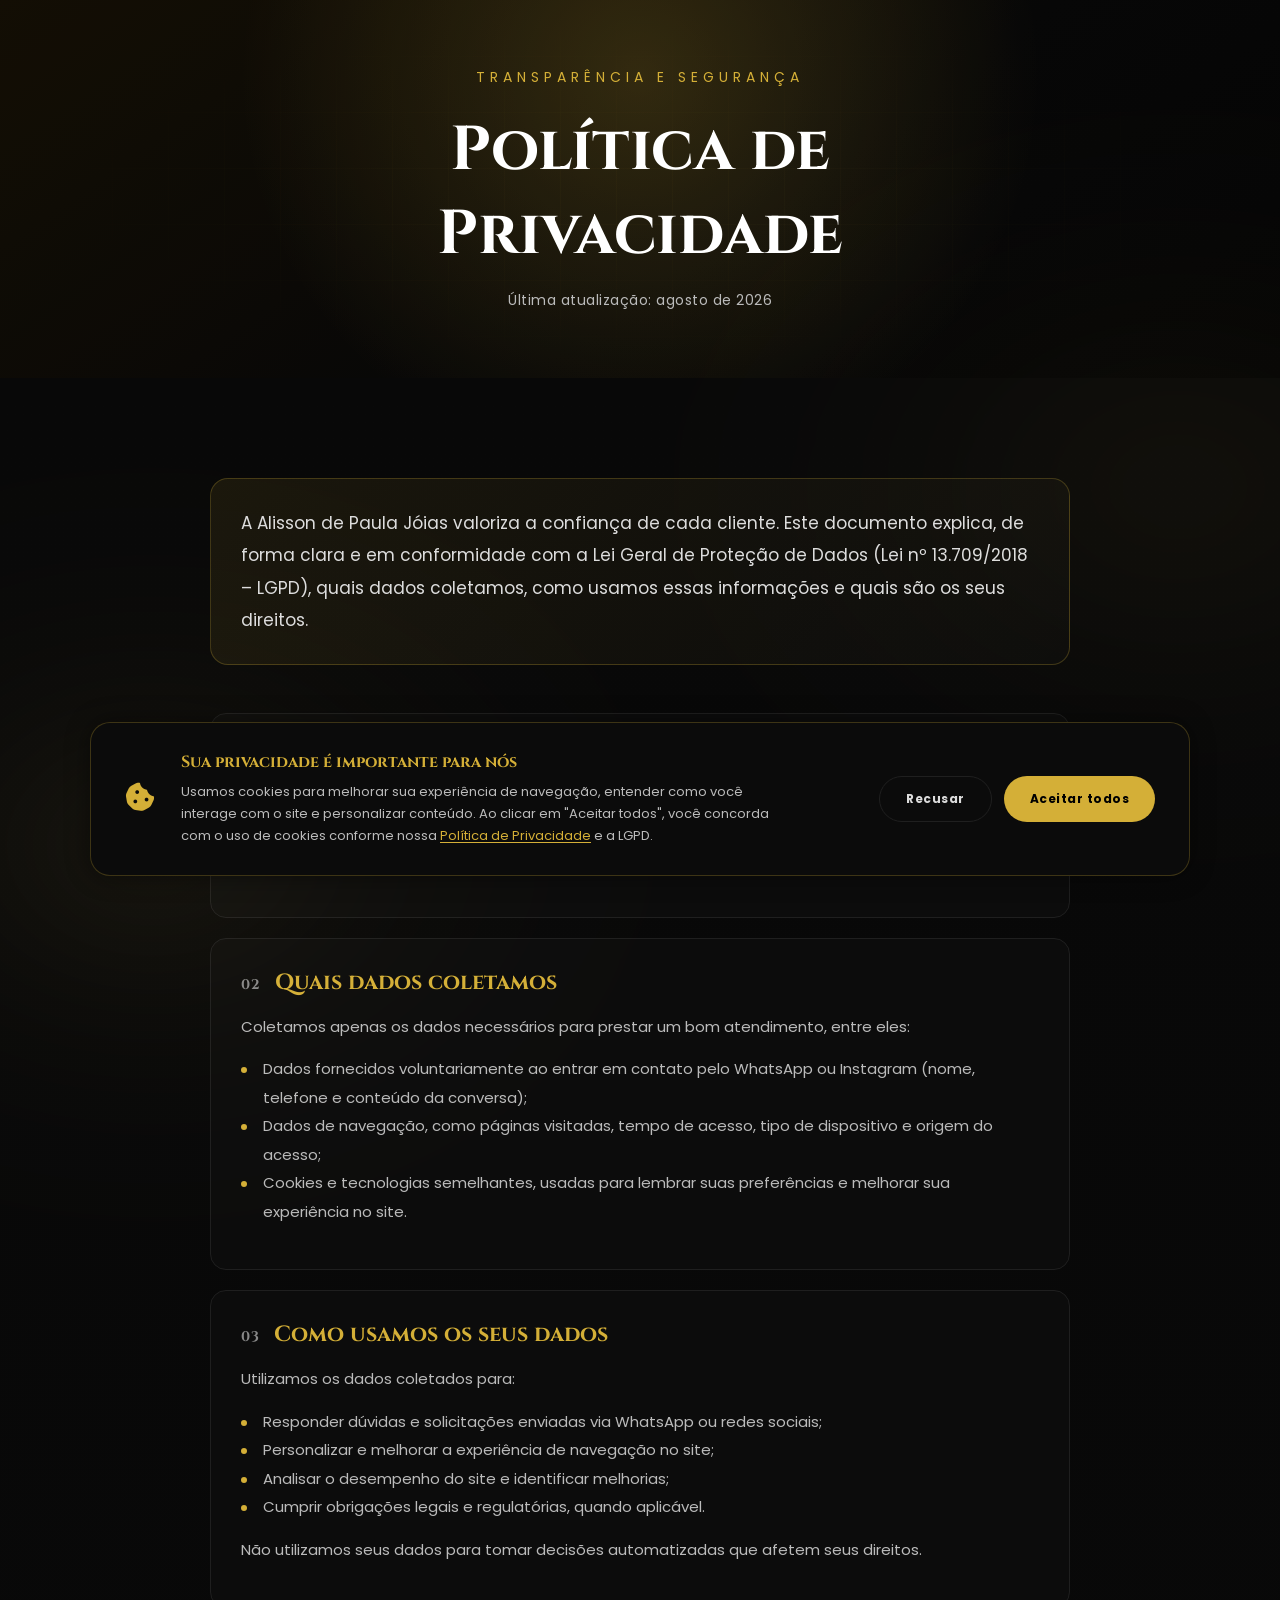
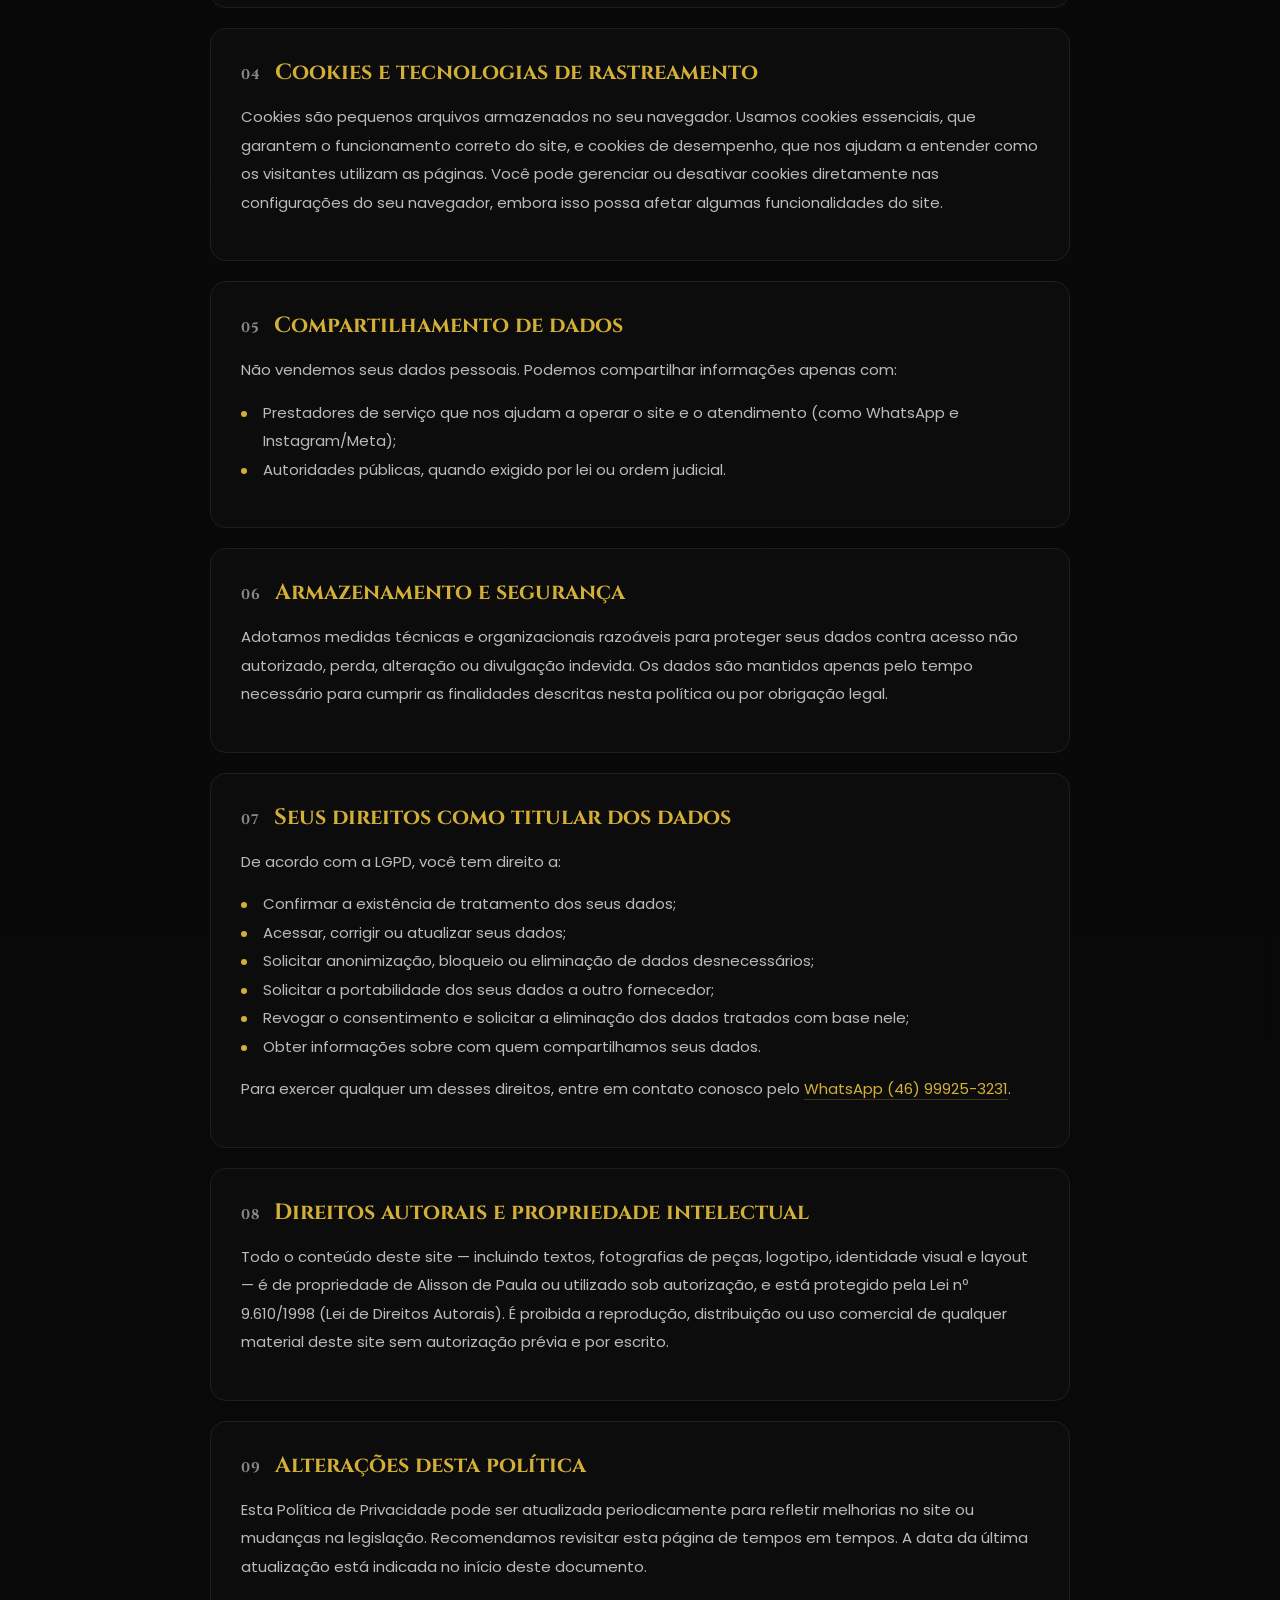
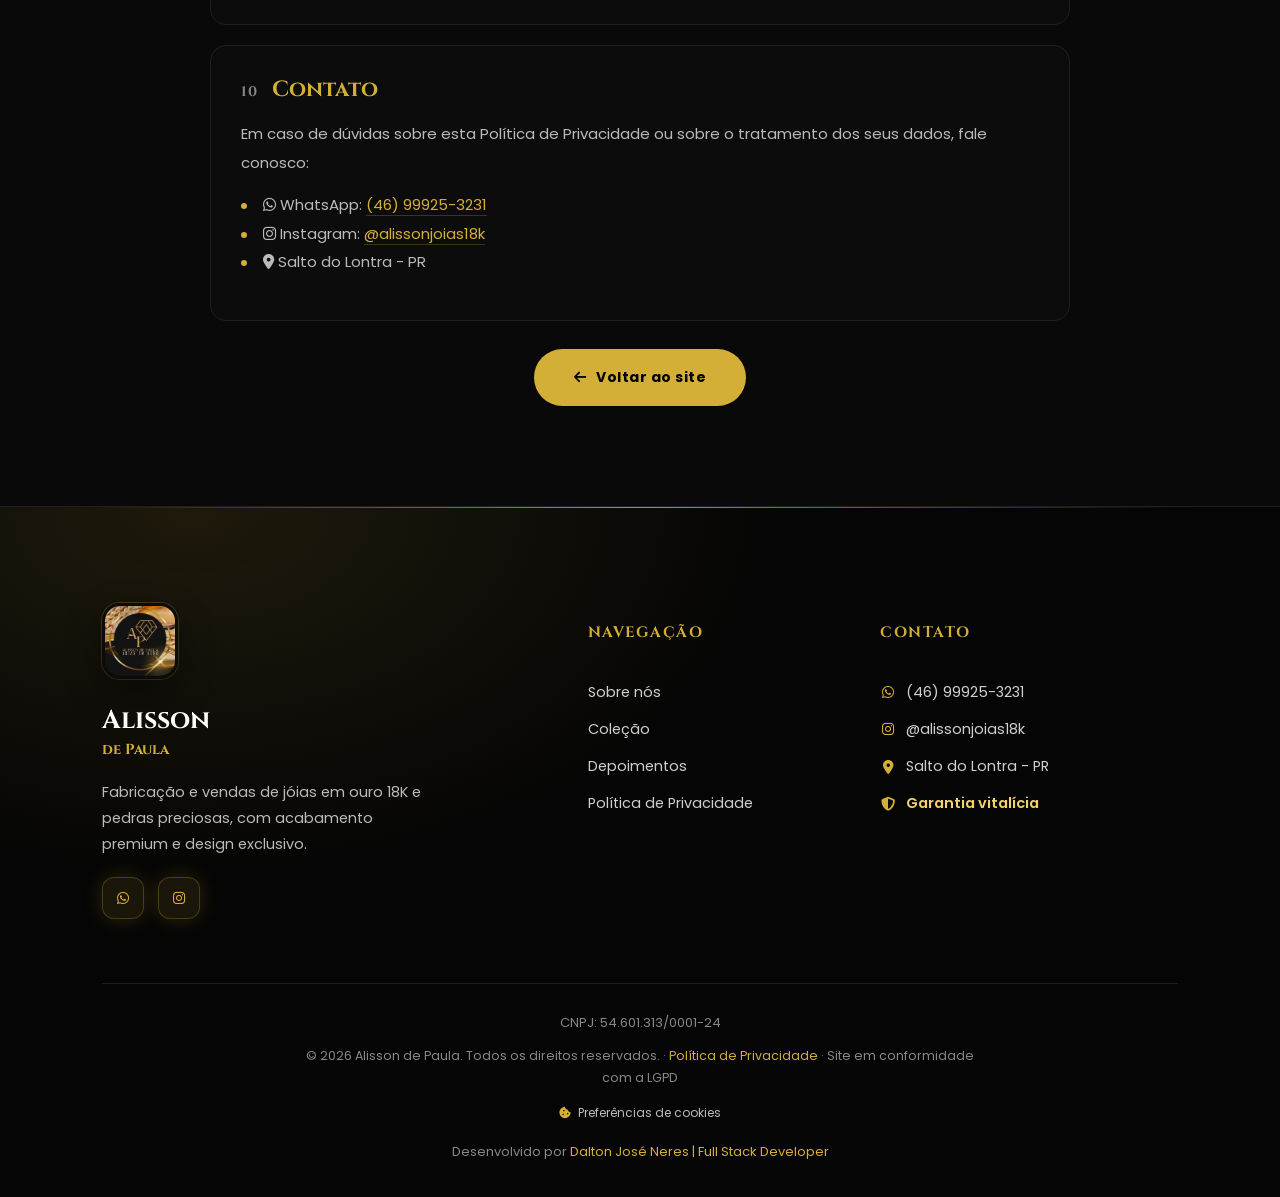
<file: privacidade.html>
<!DOCTYPE html>
<html lang="pt-BR">
<head>
  <meta charset="UTF-8">
  <meta name="viewport" content="width=device-width, initial-scale=1.0">

  <!-- SEO META TAGS -->
  <title>Política de Privacidade | Alisson de Paula Jóias</title>
  <meta name="description" content="Política de Privacidade e conformidade com a LGPD da Alisson de Paula Jóias em Ouro 18K.">
  <meta name="robots" content="noindex, follow">
  <meta name="author" content="Alisson de Paula">

  <link rel="icon" type="image/x-icon" href="logo.jpg">
  <link rel="stylesheet" href="style.css">
  <link rel="preconnect" href="https://fonts.googleapis.com">
  <link rel="preconnect" href="https://fonts.gstatic.com" crossorigin>
  <link href="https://fonts.googleapis.com/css2?family=Cinzel:wght@400;500;600;700&family=Poppins:wght@300;400;500;600&display=swap" rel="stylesheet">
  <link rel="stylesheet" href="https://cdnjs.cloudflare.com/ajax/libs/font-awesome/6.5.1/css/all.min.css"/>
</head>

<body>

<!-- ================================
     NAVBAR
================================= -->
<!-- ================================
     CABEÇALHO DA PÁGINA LEGAL
================================= -->
<section class="legal-hero">
  <div class="overlay"></div>
  <div class="legal-hero-content">
    <p class="subtitle">TRANSPARÊNCIA E SEGURANÇA</p>
    <h1>Política de Privacidade</h1>
    <p class="legal-updated">Última atualização: agosto de 2026</p>
  </div>
</section>

<!-- ================================
     CONTEÚDO LEGAL
================================= -->
<section class="legal-content">
  <div class="legal-wrap">

    <p class="legal-intro">
      A Alisson de Paula Jóias valoriza a confiança de cada cliente. Este documento explica,
      de forma clara e em conformidade com a Lei Geral de Proteção de Dados (Lei nº 13.709/2018 – LGPD),
      quais dados coletamos, como usamos essas informações e quais são os seus direitos.
    </p>

    <div class="legal-block">
      <h2><span>01</span> Quem somos</h2>
      <p>
        Este site é operado por Alisson de Paula, CNPJ 54.601.313/0001-24, com atuação em
        Salto do Lontra - PR, atuando na fabricação e venda de jóias em ouro 18K e pedras preciosas.
        Para todos os efeitos desta política, somos o controlador dos dados coletados através deste site.
      </p>
    </div>

    <div class="legal-block">
      <h2><span>02</span> Quais dados coletamos</h2>
      <p>Coletamos apenas os dados necessários para prestar um bom atendimento, entre eles:</p>
      <ul>
        <li>Dados fornecidos voluntariamente ao entrar em contato pelo WhatsApp ou Instagram (nome, telefone e conteúdo da conversa);</li>
        <li>Dados de navegação, como páginas visitadas, tempo de acesso, tipo de dispositivo e origem do acesso;</li>
        <li>Cookies e tecnologias semelhantes, usadas para lembrar suas preferências e melhorar sua experiência no site.</li>
      </ul>
    </div>

    <div class="legal-block">
      <h2><span>03</span> Como usamos os seus dados</h2>
      <p>Utilizamos os dados coletados para:</p>
      <ul>
        <li>Responder dúvidas e solicitações enviadas via WhatsApp ou redes sociais;</li>
        <li>Personalizar e melhorar a experiência de navegação no site;</li>
        <li>Analisar o desempenho do site e identificar melhorias;</li>
        <li>Cumprir obrigações legais e regulatórias, quando aplicável.</li>
      </ul>
      <p>Não utilizamos seus dados para tomar decisões automatizadas que afetem seus direitos.</p>
    </div>

    <div class="legal-block">
      <h2><span>04</span> Cookies e tecnologias de rastreamento</h2>
      <p>
        Cookies são pequenos arquivos armazenados no seu navegador. Usamos cookies essenciais,
        que garantem o funcionamento correto do site, e cookies de desempenho, que nos ajudam a entender
        como os visitantes utilizam as páginas. Você pode gerenciar ou desativar cookies diretamente nas
        configurações do seu navegador, embora isso possa afetar algumas funcionalidades do site.
      </p>
    </div>

    <div class="legal-block">
      <h2><span>05</span> Compartilhamento de dados</h2>
      <p>
        Não vendemos seus dados pessoais. Podemos compartilhar informações apenas com:
      </p>
      <ul>
        <li>Prestadores de serviço que nos ajudam a operar o site e o atendimento (como WhatsApp e Instagram/Meta);</li>
        <li>Autoridades públicas, quando exigido por lei ou ordem judicial.</li>
      </ul>
    </div>

    <div class="legal-block">
      <h2><span>06</span> Armazenamento e segurança</h2>
      <p>
        Adotamos medidas técnicas e organizacionais razoáveis para proteger seus dados contra acesso não
        autorizado, perda, alteração ou divulgação indevida. Os dados são mantidos apenas pelo tempo
        necessário para cumprir as finalidades descritas nesta política ou por obrigação legal.
      </p>
    </div>

    <div class="legal-block">
      <h2><span>07</span> Seus direitos como titular dos dados</h2>
      <p>De acordo com a LGPD, você tem direito a:</p>
      <ul>
        <li>Confirmar a existência de tratamento dos seus dados;</li>
        <li>Acessar, corrigir ou atualizar seus dados;</li>
        <li>Solicitar anonimização, bloqueio ou eliminação de dados desnecessários;</li>
        <li>Solicitar a portabilidade dos seus dados a outro fornecedor;</li>
        <li>Revogar o consentimento e solicitar a eliminação dos dados tratados com base nele;</li>
        <li>Obter informações sobre com quem compartilhamos seus dados.</li>
      </ul>
      <p>
        Para exercer qualquer um desses direitos, entre em contato conosco pelo
        <a href="https://wa.me/5546999253231" target="_blank" rel="noopener">WhatsApp (46) 99925-3231</a>.
      </p>
    </div>

    <div class="legal-block">
      <h2><span>08</span> Direitos autorais e propriedade intelectual</h2>
      <p>
        Todo o conteúdo deste site — incluindo textos, fotografias de peças, logotipo, identidade
        visual e layout — é de propriedade de Alisson de Paula ou utilizado sob autorização, e está
        protegido pela Lei nº 9.610/1998 (Lei de Direitos Autorais). É proibida a reprodução, distribuição
        ou uso comercial de qualquer material deste site sem autorização prévia e por escrito.
      </p>
    </div>

    <div class="legal-block">
      <h2><span>09</span> Alterações desta política</h2>
      <p>
        Esta Política de Privacidade pode ser atualizada periodicamente para refletir melhorias no site
        ou mudanças na legislação. Recomendamos revisitar esta página de tempos em tempos. A data da
        última atualização está indicada no início deste documento.
      </p>
    </div>

    <div class="legal-block">
      <h2><span>10</span> Contato</h2>
      <p>
        Em caso de dúvidas sobre esta Política de Privacidade ou sobre o tratamento dos seus dados,
        fale conosco:
      </p>
      <ul>
        <li><i class="fa-brands fa-whatsapp"></i> WhatsApp: <a href="https://wa.me/5546999253231" target="_blank" rel="noopener">(46) 99925-3231</a></li>
        <li><i class="fa-brands fa-instagram"></i> Instagram: <a href="https://www.instagram.com/alissonjoias18k/" target="_blank" rel="noopener">@alissonjoias18k</a></li>
        <li><i class="fa-solid fa-location-dot"></i> Salto do Lontra - PR</li>
      </ul>
    </div>

    <a href="index.html" class="btn legal-back"><i class="fa-solid fa-arrow-left"></i> Voltar ao site</a>

  </div>
</section>

<!-- ================================
     RODAPÉ
================================= -->
<footer class="footer">
  <div class="footer-glow" aria-hidden="true"></div>
  <div class="footer-top">

    <div class="footer-col footer-brand">
      <img src="logo.jpg" alt="Logo Alisson de Paula" title="Logo Alisson de Paula" loading="lazy">
      <h3>Alisson <span>de Paula</span></h3>
      <p class="empresa">Fabricação e vendas de jóias em ouro 18K e pedras preciosas, com acabamento premium e design exclusivo.</p>

      <div class="social">
        <a href="https://wa.me/5546999253231?text=Olá,%20tudo%20bem?%20Vim%20do%20site%20e%20tenho%20interesse%20em%20ver%20quais%20as%20joias%20que%20você%20tem%20disponível." target="_blank" class="whatsapp" title="WhatsApp" rel="noopener">
          <i class="fa-brands fa-whatsapp"></i>
        </a>
        <a href="https://www.instagram.com/alissonjoias18k/" target="_blank" class="instagram" title="Instagram" rel="noopener">
          <i class="fa-brands fa-instagram"></i>
        </a>
      </div>
    </div>

    <div class="footer-col">
      <h5>Navegação</h5>
      <a href="index.html#sobre">Sobre nós</a>
      <a href="index.html#produtos">Coleção</a>
      <a href="index.html#depoimentos">Depoimentos</a>
      <a href="privacidade.html">Política de Privacidade</a>
    </div>

    <div class="footer-col">
      <h5>Contato</h5>
      <a href="https://wa.me/5546999253231" target="_blank" rel="noopener"><i class="fa-brands fa-whatsapp"></i> (46) 99925-3231</a>
      <a href="https://www.instagram.com/alissonjoias18k/" target="_blank" rel="noopener"><i class="fa-brands fa-instagram"></i> @alissonjoias18k</a>
      <span><i class="fa-solid fa-location-dot"></i> Salto do Lontra - PR</span>
      <span class="garantia"><i class="fa-solid fa-shield-halved"></i> Garantia vitalícia</span>
    </div>

  </div>

  <div class="footer-bottom">
    <p class="cnpj">CNPJ: 54.601.313/0001-24</p>

    <p class="copyright">
      © <span id="footerYear">2026</span> Alisson de Paula. Todos os direitos reservados. ·
      <a href="privacidade.html">Política de Privacidade</a> · Site em conformidade com a LGPD
    </p>

    <button class="cookie-preferences" id="cookiePreferences" type="button">
      <i class="fa-solid fa-cookie-bite"></i> Preferências de cookies
    </button>

    <p class="developer">
      Desenvolvido por
      <a href="https://linkneres.vercel.app/" target="_blank" rel="noopener">Dalton José Neres | Full Stack Developer</a>
    </p>
  </div>
</footer>

<button class="back-to-top" id="backToTop" type="button" aria-label="Voltar ao início" title="Voltar ao início">
  <i class="fa-solid fa-arrow-up"></i>
</button>

<!-- ================================
     BANNER DE COOKIES (LGPD)
================================= -->
<div class="cookie-banner" id="cookieBanner" role="dialog" aria-live="polite" aria-label="Aviso de cookies">
  <div class="cookie-content">
    <div class="cookie-icon"><i class="fa-solid fa-cookie-bite"></i></div>

    <div class="cookie-text">
      <h4>Sua privacidade é importante para nós</h4>
      <p>
        Usamos cookies para melhorar sua experiência de navegação, entender como você
        interage com o site e personalizar conteúdo. Ao clicar em "Aceitar todos",
        você concorda com o uso de cookies conforme nossa
        <a href="privacidade.html">Política de Privacidade</a> e a LGPD.
      </p>
    </div>

    <div class="cookie-actions">
      <button class="cookie-btn cookie-decline" id="cookieDecline">Recusar</button>
      <button class="cookie-btn cookie-accept" id="cookieAccept">Aceitar todos</button>
    </div>
  </div>
</div>

<!-- ================================
     JAVASCRIPT
================================= -->
<script>
  /* --- RODAPÉ: ano atual automático --- */
  const footerYear = document.getElementById('footerYear');
  if (footerYear) footerYear.textContent = new Date().getFullYear();

  /* --- VOLTAR AO INÍCIO --- */
  const backToTop = document.getElementById('backToTop');
  window.addEventListener('scroll', () => {
    backToTop.classList.toggle('show', window.scrollY > 520);
  }, { passive: true });
  backToTop.addEventListener('click', () => window.scrollTo({ top: 0, behavior: 'smooth' }));

  /* --- BANNER DE COOKIES (LGPD) --- */
  const cookieBanner = document.getElementById('cookieBanner');
  const cookieAccept = document.getElementById('cookieAccept');
  const cookieDecline = document.getElementById('cookieDecline');
  const cookiePreferences = document.getElementById('cookiePreferences');
  const COOKIE_KEY = 'alissonJoiasCookieConsent';

  function showCookieBanner() {
    if (!localStorage.getItem(COOKIE_KEY)) {
      setTimeout(() => cookieBanner.classList.add('show'), 1200);
    }
  }

  function hideCookieBanner(value) {
    localStorage.setItem(COOKIE_KEY, value);
    cookieBanner.classList.remove('show');
  }

  cookieAccept.addEventListener('click', () => hideCookieBanner('accepted'));
  cookieDecline.addEventListener('click', () => hideCookieBanner('declined'));
  cookiePreferences.addEventListener('click', () => {
    localStorage.removeItem(COOKIE_KEY);
    cookieBanner.classList.add('show');
  });

  showCookieBanner();
</script>

</body>
</html>
</file>
<file: style.css>
:root {
  /* CORES PRINCIPAIS */
  --bg-primary: #000;
  --bg-secondary: #080808;
  --bg-card: #0b0b0b;
  --bg-card-image: #111;
  --bg-footer: #050505;

  /* CORES TEXTO */
  --text-primary: #fff;
  --text-secondary: #ddd;
  --text-muted: #bbb;
  --text-light: #cfcfcf;
  --text-gray: #888;
  --text-dark: #000;

  /* CORES DESTAQUE */
  --gold: #d4af37;
  --gold-light: #f3d36b;
  --gold-dim: rgba(212, 175, 55, 0.15);
  --gold-border: rgba(212, 175, 55, 0.25);

  /* BORDAS */
  --border-color: #1f1f1f;

  /* SOMBRAS */
  --shadow-dark: 0 0 25px rgba(0, 0, 0, 0.35);
  --shadow-gold: 0 0 25px rgba(212, 175, 55, 0.25);
  --shadow-dropdown: 0 0 25px rgba(0, 0, 0, 0.45);

  /* TRANSIÇÕES */
  --transition: 0.3s;

  /* FONTES */
  --font-main: "Poppins", sans-serif;
  --font-title: "Cinzel", serif;
}

/* ===================================
   RESET & BASE
=================================== */

* {
  margin: 0;
  padding: 0;
  box-sizing: border-box;
}

html {
  scroll-behavior: smooth;
  scroll-padding-top: 110px;
  overflow-x: hidden;
}

body {
  background: var(--bg-primary);
  color: var(--text-primary);
  font-family: var(--font-main);
  isolation: isolate;
}

/* Brilhos dourados discretos, em movimento lento, para quebrar o fundo preto. */
body::before,
body::after {
  content: "";
  position: fixed;
  z-index: 2;
  pointer-events: none;
  width: min(74vw, 920px);
  height: min(54vw, 650px);
  border-radius: 50%;
  filter: blur(52px);
  mix-blend-mode: screen;
  opacity: .16;
  will-change: transform;
}

body::before {
  left: -24vw;
  bottom: -30vh;
  background: radial-gradient(ellipse, rgba(243,211,107,.46) 0%, rgba(212,175,55,.13) 35%, transparent 70%);
  animation: goldGlowRise 19s ease-in-out infinite alternate;
}

body::after {
  right: -28vw;
  top: 18vh;
  background: radial-gradient(ellipse, rgba(212,175,55,.30) 0%, rgba(212,175,55,.08) 42%, transparent 72%);
  animation: goldGlowDrift 25s ease-in-out infinite alternate;
}

section[id] {
  scroll-margin-top: 100px;
}

/* ACESSIBILIDADE: foco visível pelo teclado */
a:focus-visible,
button:focus-visible {
  outline: 2px solid var(--gold);
  outline-offset: 3px;
  border-radius: 6px;
}

/* Respeita preferência do usuário por menos animação */
@media (prefers-reduced-motion: reduce) {
  *,
  *::before,
  *::after {
    animation-duration: 0.001ms !important;
    animation-iteration-count: 1 !important;
    transition-duration: 0.001ms !important;
    scroll-behavior: auto !important;
  }
}


/* ===================================
   NAVBAR
=================================== */

.navbar {
  position: fixed;
  top: 0;
  left: 0;
  width: 100%;
  z-index: 1000;
  padding: 26px 8%;
  background: transparent;
  transition: var(--transition), padding var(--transition);
  transform: translateZ(0);
  -webkit-transform: translateZ(0);
  will-change: transform;
  backface-visibility: hidden;
}

.navbar.scrolled {
  padding: 16px 8%;
  background: rgba(5, 5, 5, 0.85);
  backdrop-filter: blur(14px);
  border-bottom: 1px solid var(--border-color);
  box-shadow: var(--shadow-dark);
}

.navbar-inner {
  max-width: 1300px;
  margin: 0 auto;
  display: flex;
  align-items: center;
  justify-content: space-between;
  gap: 30px;
}

.navbar-logo {
  font-family: var(--font-title);
  font-size: 21px;
  letter-spacing: 1.5px;
  color: var(--text-primary);
  text-decoration: none;
  flex-shrink: 0;
}

.navbar-logo span {
  color: var(--gold);
}

.navbar-links {
  display: flex;
  align-items: center;
  gap: 40px;
  margin: 0 auto;
}

.navbar-links a {
  color: var(--text-secondary);
  text-decoration: none;
  font-size: 12.5px;
  letter-spacing: 1.5px;
  text-transform: uppercase;
  position: relative;
  padding-bottom: 4px;
  transition: var(--transition);
}

.navbar-links a::after {
  content: "";
  position: absolute;
  left: 0;
  bottom: 0;
  width: 0;
  height: 1px;
  background: var(--gold);
  transition: var(--transition);
}

.navbar-links a:hover {
  color: var(--gold);
}

.navbar-links a:hover::after {
  width: 100%;
}

.navbar-cta {
  padding: 13px 28px;
  font-size: 11.5px;
  flex-shrink: 0;
}

.navbar-toggle {
  display: none;
  background: none;
  border: none;
  color: var(--text-primary);
  font-size: 22px;
  cursor: pointer;
  padding: 4px 8px;
}

.navbar-mobile {
  display: none;
  flex-direction: column;
  overflow: hidden;
  max-height: 0;
  transition: max-height 0.4s ease;
}

.navbar-mobile.show {
  max-height: 320px;
}

.navbar-mobile a {
  color: var(--text-secondary);
  text-decoration: none;
  font-size: 14px;
  letter-spacing: 1px;
  padding: 16px 8%;
  border-top: 1px solid var(--border-color);
  transition: var(--transition);
}

.navbar-mobile a:hover {
  color: var(--gold);
  background: rgba(212, 175, 55, 0.05);
}

@media (max-width: 900px) {
  .navbar-links,
  .navbar-cta {
    display: none;
  }

  .navbar-toggle {
    display: block;
  }

  .navbar-mobile {
    display: flex;
    background: rgba(5, 5, 5, 0.97);
    backdrop-filter: blur(14px);
    margin-top: 18px;
    border-radius: 0 0 18px 18px;
  }
}

@media (max-width: 480px) {
  .navbar {
    padding: 20px 6%;
  }

  .navbar.scrolled {
    padding: 14px 6%;
  }

  .navbar-logo {
    font-size: 17px;
  }
}

/* ===================================
   HERO
=================================== */

.hero {
  min-height: 100vh;
  background: url("https://images.unsplash.com/photo-1515562141207-7a88fb7ce338?q=80&w=1600&auto=format&fit=crop")
    center / cover no-repeat;
  position: relative;
  display: flex;
  align-items: center;
  justify-content: center;
  text-align: center;
  padding: 60px 20px 80px;
}

.overlay {
  position: absolute;
  inset: 0;
  background: rgba(0, 0, 0, 0.72);
}

.hero-content {
  position: relative;
  z-index: 2;
  max-width: 900px;
  width: 100%;
  display: flex;
  flex-direction: column;
  align-items: center;
  justify-content: center;
  text-align: center;
  animation: fadeUp 1.2s ease;
}

.subtitle {
  color: var(--gold);
  letter-spacing: 5px;
  margin-bottom: 20px;
  font-size: 14px;
}

.hero h1 {
  font-family: var(--font-title);
  font-size: 75px;
  line-height: 1.2;
  margin-bottom: 25px;
  max-width: 850px;
}

.description {
  color: var(--text-secondary);
  font-size: 18px;
  line-height: 1.8;
  margin-bottom: 40px;
  max-width: 700px;
}

/* BOTÃO */

.btn {
  display: inline-flex;
  align-items: center;
  gap: 8px;
  background: var(--gold);
  color: var(--text-dark);
  text-decoration: none;
  padding: 18px 40px;
  border-radius: 50px;
  font-weight: 700;
  font-size: 14px;
  letter-spacing: 0.5px;
  transition: var(--transition);
  border: none;
  cursor: pointer;
  font-family: var(--font-main);
  position: relative;
  overflow: hidden;
  isolation: isolate;
}

.btn::before {
  content: "";
  position: absolute;
  inset: 0;
  background: linear-gradient(120deg, transparent 30%, rgba(255, 255, 255, 0.55) 50%, transparent 70%);
  transform: translateX(-120%);
  transition: transform 0.7s ease;
  z-index: -1;
}

.btn:hover::before {
  transform: translateX(120%);
}

.btn:hover {
  transform: translateY(-4px);
  box-shadow: 0 10px 30px rgba(212, 175, 55, 0.35);
}

/* BADGES */

.hero-badges {
  display: flex;
  justify-content: center;
  align-items: center;
  gap: 15px;
  flex-wrap: wrap;
  margin-bottom: 35px;
  width: 100%;
}

.hero-badges span {
  display: inline-flex;
  align-items: center;
  gap: 8px;
  border: 1px solid var(--gold-border);
  padding: 12px 20px;
  border-radius: 50px;
  background: rgba(255, 255, 255, 0.03);
  backdrop-filter: blur(10px);
  font-size: 13px;
  letter-spacing: 0.3px;
  color: #e5e5e5;
  transition: var(--transition);
}

.hero-badges span i {
  color: var(--gold);
  font-size: 13px;
}

.hero-badges span:hover {
  border-color: var(--gold);
  background: var(--gold-dim);
  transform: translateY(-2px);
}

.text-gold-shine {
  background: linear-gradient(100deg, var(--gold) 30%, var(--gold-light) 45%, #fff 50%, var(--gold-light) 55%, var(--gold) 70%);
  background-size: 250% auto;
  background-clip: text;
  -webkit-background-clip: text;
  -webkit-text-fill-color: transparent;
  animation: shine 5s linear infinite;
}

@keyframes shine {
  to {
    background-position: -250% center;
  }
}

/* DROPDOWN */

.dropdown {
  position: relative;
  display: inline-block;
}

.dropdown-content {
  position: absolute;
  bottom: 85px;
  left: 50%;
  transform: translateX(-50%);
  background: var(--bg-card);
  border: 1px solid var(--border-color);
  border-radius: 20px;
  width: 460px;
  display: grid;
  grid-template-columns: repeat(2, 1fr);
  max-height: calc(100vh - 170px);
  overflow-y: auto;
  opacity: 0;
  visibility: hidden;
  transition: var(--transition);
  box-shadow: var(--shadow-dropdown);
  z-index: 999;
}

/* Hover (desktop) */
.dropdown:hover .dropdown-content {
  opacity: 1;
  visibility: visible;
  bottom: 75px;
}

/* Toggle mobile via JS */
.dropdown-content.show {
  opacity: 1;
  visibility: visible;
  bottom: 75px;
}

.dropdown-content a {
  display: flex;
  align-items: center;
  gap: 12px;
  padding: 14px 20px;
  color: var(--text-primary);
  text-decoration: none;
  transition: var(--transition);
  border-bottom: 1px solid var(--border-color);
  font-size: 14px;
}

.dropdown-content a:nth-child(odd) {
  border-right: 1px solid var(--border-color);
}

.dropdown-content a:nth-last-child(-n+2) {
  border-bottom: none;
}

.dropdown-content a:hover {
  background: var(--gold);
  color: var(--text-dark);
}

.dropdown-content a i {
  width: 16px;
  text-align: center;
  font-size: 13px;
}

/* HERO RESPONSIVO */

@media (max-width: 600px) {
  .dropdown-content {
    position: fixed;
    left: 12px;
    right: 12px;
    bottom: 0;
    top: auto;
    transform: translateY(20px);
    width: auto;
    max-height: 70vh;
    grid-template-columns: 1fr;
    border-radius: 20px 20px 0 0;
  }

  .dropdown:hover .dropdown-content {
    bottom: 0;
  }

  .dropdown-content.show {
    bottom: 12px;
    transform: translateY(0);
  }

  .dropdown-content a {
    padding: 16px 20px;
    font-size: 15px;
  }

  .dropdown-content a:nth-child(odd) {
    border-right: none;
  }

  .dropdown-content a:nth-last-child(-n+2) {
    border-bottom: 1px solid var(--border-color);
  }

  .dropdown-content a:last-child {
    border-bottom: none;
  }
}

@media (max-width: 600px) {
  body.dropdown-open::after {
    content: "";
    position: fixed;
    inset: 0;
    background: rgba(0, 0, 0, 0.6);
    z-index: 998;
  }
}

@media (max-width: 768px) {
  .hero {
    padding: 50px 20px 60px;
  }

  .hero h1 {
    font-size: 42px;
  }

  .description {
    font-size: 16px;
  }

  .hero-badges span {
    font-size: 13px;
    padding: 10px 14px;
  }
}

@media (max-width: 480px) {
  .hero h1 {
    font-size: 32px;
  }

  .subtitle {
    font-size: 11px;
    letter-spacing: 3px;
  }

  .description {
    font-size: 15px;
  }
}

/* ===================================
   DIFERENCIAIS
=================================== */

.diferenciais {
  background: var(--bg-secondary);
  padding: 80px 8%;
  border-top: 1px solid var(--border-color);
  border-bottom: 1px solid var(--border-color);
}

.diferenciais-grid {
  display: grid;
  grid-template-columns: repeat(auto-fit, minmax(220px, 1fr));
  gap: 40px;
  max-width: 1200px;
  margin: 0 auto;
}

.diferencial-item {
  text-align: center;
  padding: 30px 20px;
  border-radius: 20px;
  border: 1px solid var(--border-color);
  background: var(--bg-card);
  transition: var(--transition);
}

.diferencial-item:hover {
  border-color: var(--gold-border);
  transform: translateY(-6px);
  box-shadow: var(--shadow-gold);
}

.diferencial-icon {
  font-size: 38px;
  margin-bottom: 18px;
  display: block;
}

.diferencial-item h4 {
  font-family: var(--font-title);
  font-size: 17px;
  color: var(--gold);
  margin-bottom: 12px;
}

.diferencial-item p {
  color: var(--text-muted);
  font-size: 14px;
  line-height: 1.7;
}

/* ===================================
   CONTADORES
=================================== */

.contadores {
  padding: 80px 8%;
  background: linear-gradient(135deg, #0a0a0a 0%, #111 50%, #0a0a0a 100%);
  border-bottom: 1px solid var(--border-color);
}

.contadores-grid {
  display: grid;
  grid-template-columns: repeat(auto-fit, minmax(180px, 1fr));
  gap: 40px;
  max-width: 900px;
  margin: 0 auto;
  text-align: center;
}

.contador-item {
  display: flex;
  flex-direction: column;
  align-items: center;
  gap: 8px;
}

.contador-num {
  font-family: var(--font-title);
  font-size: 58px;
  color: var(--gold);
  line-height: 1;
}

.contador-suf {
  font-family: var(--font-title);
  font-size: 40px;
  color: var(--gold);
  line-height: 1;
  margin-left: -4px;
}

.contador-item p {
  color: var(--text-muted);
  font-size: 14px;
  letter-spacing: 0.5px;
}

/* ===================================
   SOBRE
=================================== */

.sobre {
  padding: 120px 8%;
  background: var(--bg-secondary);
}

.container {
  display: flex;
  align-items: center;
  justify-content: center;
  gap: 70px;
  flex-wrap: wrap;
  max-width: 1100px;
  margin: 0 auto;
}

.sobre-img {
  animation: fadeLeft 1.2s ease;
  flex-shrink: 0;
}

.sobre-img img {
  width: 420px;
  border-radius: 25px;
  box-shadow: var(--shadow-gold);
  border: 1px solid var(--gold-border);
}

.sobre-text {
  max-width: 500px;
  animation: fadeRight 1.2s ease;
}

.mini-title {
  color: var(--gold);
  letter-spacing: 4px;
  margin-bottom: 18px;
  font-size: 13px;
}

.sobre-text h2 {
  font-family: var(--font-title);
  font-size: 46px;
  margin-bottom: 22px;
  line-height: 1.3;
}

.sobre-text p {
  color: var(--text-muted);
  line-height: 1.9;
  font-size: 15px;
}

.sobre-btn {
  margin-top: 32px;
  display: inline-flex;
}

/* ===================================
   ESSÊNCIA DA MARCA
=================================== */
.brand-story { padding: 115px 8%; background: radial-gradient(circle at 50% 0%, rgba(212,175,55,.11), transparent 32rem), var(--bg-secondary); border-top: 1px solid var(--border-color); border-bottom: 1px solid var(--border-color); }
.brand-story-intro { max-width: 760px; margin: 0 auto 54px; text-align: center; }
.brand-story-intro .mini-title { margin-bottom: 16px; }
.brand-story-intro h2, .brand-story-copy h3 { margin: 0; font-family: var(--font-title); color: var(--text-primary); line-height: 1.15; }
.brand-story-intro h2 { font-size: clamp(36px, 5vw, 64px); }
.brand-story-intro h2 span, .brand-story-copy h3 span { color: var(--gold); }
.brand-story-intro > p:last-child { max-width: 620px; margin: 22px auto 0; color: var(--text-muted); line-height: 1.75; }
.brand-pillars { display: grid; grid-template-columns: repeat(4, minmax(0, 1fr)); max-width: 1200px; margin: 0 auto; border: 1px solid var(--border-color); border-radius: 24px; overflow: hidden; background: rgba(13,13,13,.72); }
.brand-pillar { min-height: 154px; padding: 28px 24px; display: flex; align-items: flex-start; gap: 15px; border-right: 1px solid var(--border-color); }
.brand-pillar:last-child { border-right: 0; }
.brand-pillar > i { color: var(--gold); font-size: 21px; padding-top: 3px; }
.brand-pillar h3 { margin: 0 0 7px; color: var(--text-primary); font-family: var(--font-title); font-size: 16px; line-height: 1.35; }
.brand-pillar p { margin: 0; color: var(--text-muted); font-size: 13px; line-height: 1.55; }
.brand-numbers { display: grid; grid-template-columns: repeat(4,1fr); max-width: 1080px; margin: 52px auto 0; padding: 28px 0; background: linear-gradient(90deg, transparent, rgba(212,175,55,.08), transparent); }
.brand-number { position: relative; text-align: center; }
.brand-number:not(:last-child)::after { content: ""; position: absolute; right: 0; top: 10px; width: 1px; height: 60px; background: var(--gold-border); }
.brand-number .contador-num { font-size: 45px; }
.brand-number .contador-suf { font-size: 30px; }
.brand-number p { margin: 8px 0 0; color: var(--text-muted); font-size: 11px; letter-spacing: 1.2px; text-transform: uppercase; }
.brand-story-detail { display: grid; grid-template-columns: minmax(220px,360px) minmax(0,560px); align-items: center; justify-content: center; gap: clamp(42px,8vw,110px); max-width: 1080px; margin: 76px auto 0; padding-top: 76px; border-top: 1px solid var(--border-color); }
.brand-mark { aspect-ratio: 1; padding: 16px; border: 1px solid var(--gold-border); border-radius: 28px; background: linear-gradient(145deg,rgba(212,175,55,.16),rgba(0,0,0,.3)); box-shadow: var(--shadow-gold); }
.brand-mark img { display: block; width: 100%; height: 100%; object-fit: cover; border-radius: 17px; }
.brand-story-copy .mini-title { margin-bottom: 15px; }
.brand-story-copy h3 { font-size: clamp(31px,3.6vw,46px); }
.brand-story-copy > p { margin: 18px 0 0; color: var(--text-muted); font-size: 15px; line-height: 1.8; }
.brand-story-btn { display: inline-flex; align-items: center; gap: 10px; margin-top: 28px; }
@media (max-width: 900px) { .brand-pillars { grid-template-columns: repeat(2,1fr); } .brand-pillar:nth-child(2) { border-right: 0; } .brand-pillar:nth-child(-n+2) { border-bottom: 1px solid var(--border-color); } .brand-story-detail { grid-template-columns: minmax(180px,290px) minmax(0,1fr); gap: 42px; } }
@media (max-width: 640px) { .brand-story { padding: 80px 20px; } .brand-story-intro { margin-bottom: 36px; } .brand-pillars { grid-template-columns: 1fr; } .brand-pillar, .brand-pillar:nth-child(2) { min-height: 0; border-right: 0; border-bottom: 1px solid var(--border-color); } .brand-pillar:last-child { border-bottom: 0; } .brand-numbers { grid-template-columns: repeat(2,1fr); gap: 28px 0; margin-top: 38px; } .brand-number:nth-child(2)::after { display: none; } .brand-number:nth-child(-n+2)::before { content: ""; position: absolute; bottom: -14px; left: 18%; right: 18%; height: 1px; background: var(--border-color); } .brand-story-detail { grid-template-columns: 1fr; margin-top: 58px; padding-top: 58px; text-align: center; } .brand-mark { width: min(250px,76vw); margin: 0 auto; } }

/* ===================================
   PRODUTOS
=================================== */

.produtos {
  padding: 100px 8%;
}

.title-center {
  text-align: center;
  margin-bottom: 70px;
}

.title-center h2 {
  font-family: var(--font-title);
  font-size: 52px;
}

/* GRID DOS CARDS */

.cards {
  display: grid;
  grid-template-columns: repeat(auto-fit, minmax(300px, 300px));
  justify-content: center;
  gap: 35px;
  perspective: 1600px;
}

/* CARD */

.card {
  width: 300px;
  background: var(--bg-card);
  border: 1px solid var(--border-color);
  border-radius: 22px;
  overflow: hidden;
  transition: 0.4s;
  box-shadow: var(--shadow-dark);
  opacity: 0;
  transform: perspective(1400px) rotateX(18deg) scale(0.94) translateY(40px);
  transform-style: preserve-3d;
}

.card.visible {
  animation: cardAnimation 0.7s cubic-bezier(0.16, 1, 0.3, 1) forwards;
}

.card:hover {
  transform: translateY(-10px);
  border-color: var(--gold);
  box-shadow: 0 20px 50px rgba(212, 175, 55, 0.15);
}

/* IMAGEM WRAP */

.card-img-wrap {
  position: relative;
  cursor: pointer;
  overflow: hidden;
}

.card img {
  width: 100%;
  height: 340px;
  object-fit: contain;
  background: var(--bg-card-image);
  padding: 20px;
  border-bottom: 1px solid var(--border-color);
  transition: 0.4s;
  display: block;
}

.card:hover .card img,
.card-img-wrap:hover img {
  transform: scale(1.05);
}

/* ÍCONE ZOOM */

.card-zoom {
  position: absolute;
  inset: 0;
  background: rgba(0, 0, 0, 0.45);
  display: flex;
  align-items: center;
  justify-content: center;
  opacity: 0;
  transition: var(--transition);
  color: var(--gold);
  font-size: 26px;
}

.card-img-wrap:hover .card-zoom {
  opacity: 1;
}

/* CONTEÚDO DO CARD */

.card-content {
  padding: 20px 24px;
  text-align: center;
  display: flex;
  align-items: center;
  justify-content: center;
}

.card-weight {
  background: var(--gold);
  color: var(--text-dark);
  padding: 10px 26px;
  border-radius: 50px;
  font-weight: 700;
  font-size: 13px;
  letter-spacing: 1px;
}

/* CATEGORIAS */

.categoria {
  margin-top: 100px;
}

.categoria-title {
  font-family: var(--font-title);
  font-size: 40px;
  color: var(--gold);
  margin-bottom: 50px;
  text-align: center;
  position: relative;
}

.categoria-title::after {
  content: "";
  width: 100px;
  height: 2px;
  background: var(--gold);
  display: block;
  margin: 16px auto 0;
  opacity: 0.4;
  border-radius: 2px;
}

.categoria-subtitle {
  display: block;
  text-align: center;
  font-family: var(--font-main);
  font-size: 14px;
  font-style: italic;
  color: var(--text-muted);
  letter-spacing: 0.3px;
  margin-top: -34px;
  margin-bottom: 50px;
}

/* DELAY ENTRE OS CARDS */

.card:nth-child(1) { animation-delay: 0.1s; }
.card:nth-child(2) { animation-delay: 0.2s; }
.card:nth-child(3) { animation-delay: 0.3s; }
.card:nth-child(4) { animation-delay: 0.4s; }
.card:nth-child(5) { animation-delay: 0.5s; }

/* ===================================
   DEPOIMENTOS
=================================== */

.depoimentos {
  padding: 100px 8%;
  background: var(--bg-secondary);
  border-top: 1px solid var(--border-color);
}

.depoimentos-grid {
  display: grid;
  grid-template-columns: repeat(auto-fit, minmax(280px, 1fr));
  gap: 30px;
  max-width: 1100px;
  margin: 0 auto;
}

.depoimento-card {
  background: var(--bg-card);
  border: 1px solid var(--border-color);
  border-radius: 22px;
  padding: 35px 30px;
  transition: var(--transition);
}

.depoimento-card:hover {
  border-color: var(--gold-border);
  transform: translateY(-5px);
  box-shadow: var(--shadow-gold);
}

.depoimento-stars {
  color: var(--gold);
  font-size: 18px;
  margin-bottom: 18px;
  letter-spacing: 3px;
}

.depoimento-card > p {
  color: var(--text-muted);
  font-size: 15px;
  line-height: 1.8;
  margin-bottom: 25px;
  font-style: italic;
}

.depoimento-autor {
  display: flex;
  align-items: center;
  gap: 14px;
}

.depoimento-avatar {
  width: 46px;
  height: 46px;
  border-radius: 50%;
  background: var(--gold);
  color: var(--text-dark);
  display: flex;
  align-items: center;
  justify-content: center;
  font-family: var(--font-title);
  font-size: 18px;
  font-weight: 700;
  flex-shrink: 0;
}

.depoimento-autor strong {
  display: block;
  font-size: 15px;
  color: var(--text-primary);
}

.depoimento-autor span {
  font-size: 13px;
  color: var(--gold);
}

/* ===================================
   CTA FINAL
=================================== */

.final {
  padding: 120px 8%;
  text-align: center;
  background: linear-gradient(135deg, var(--gold) 0%, var(--gold-light) 100%);
  color: var(--text-dark);
}

.final h2 {
  font-family: var(--font-title);
  font-size: 52px;
  margin-bottom: 22px;
}

.final p {
  max-width: 700px;
  margin: 0 auto 40px;
  font-size: 18px;
  line-height: 1.8;
  opacity: 0.85;
}

.final .btn {
  background: var(--text-dark);
  color: var(--gold);
  font-size: 15px;
}

.final .btn:hover {
  box-shadow: 0 10px 30px rgba(0, 0, 0, 0.25);
}

/* ===================================
   FOOTER
=================================== */

.footer {
  position: relative;
  overflow: hidden;
  background: radial-gradient(ellipse at 15% 0%, rgba(212,175,55,0.12), transparent 38%), var(--bg-footer);
  padding: 96px 8% 0;
  border-top: 1px solid var(--border-color);
}

.footer-glow {
  position: absolute; top: 0; left: 50%; width: min(1100px, 90vw); height: 1px;
  transform: translateX(-50%); background: linear-gradient(90deg, transparent, var(--gold), transparent);
  opacity: .8;
}

.footer-top {
  position: relative;
  max-width: 1200px;
  margin: 0 auto;
  display: grid; grid-template-columns: 1.45fr .8fr 1fr; gap: 54px;
  padding-bottom: 64px;
  animation: fadeUp 1.2s ease;
}

.footer-col h5 {
  font-family: var(--font-title);
  font-size: 15px;
  letter-spacing: 1.5px;
  text-transform: uppercase;
  color: var(--gold);
  margin-bottom: 24px;
}

.footer-col {
  display: flex;
  flex-direction: column;
  gap: 14px;
}

.footer-top > .footer-col:not(.footer-brand) { padding-top: 19px; }

.footer-col a,
.footer-col span {
  color: var(--text-light);
  text-decoration: none;
  font-size: 14.5px;
  line-height: 1.6;
  display: flex;
  align-items: center;
  gap: 10px;
  transition: var(--transition);
  width: fit-content;
}

.footer-col a:hover {
  color: var(--gold);
  transform: translateX(4px);
}

.footer-col i {
  color: var(--gold);
  font-size: 14px;
  width: 16px;
  text-align: center;
}

.footer-col .garantia {
  color: var(--gold-light);
  font-weight: 600;
}

.footer-brand img {
  width: 76px;
  height: 76px;
  object-fit: cover;
  margin-bottom: 10px;
  border-radius: 18px;
  box-shadow: 0 14px 35px rgba(0,0,0,.4), 0 0 0 1px var(--gold-border);
  border: 3px solid #0b0b0b;
}

.footer-brand h3 {
  font-family: var(--font-title);
  font-size: 26px;
  color: var(--text-primary);
  margin-bottom: 4px;
}

.footer-brand h3 span {
  color: var(--gold);
}

.footer-brand .empresa {
  color: var(--text-muted);
  line-height: 1.8;
  font-size: 14.5px;
  max-width: 340px;
}

/* SOCIAL */

.social {
  margin-top: 6px;
  display: flex;
  gap: 14px;
}

.social a {
  width: 42px;
  height: 42px;
  border-radius: 12px;
  background: rgba(212,175,55,.10);
  border: 1px solid var(--gold-border);
  color: var(--gold-light);
  display: flex;
  align-items: center;
  justify-content: center;
  text-decoration: none;
  font-size: 19px;
  transition: var(--transition);
  box-shadow: 0 0 20px rgba(212, 175, 55, 0.2);
}

.social a:hover {
  transform: translateY(-4px);
  background: var(--gold);
  color: var(--text-dark);
  box-shadow: var(--shadow-gold);
}

/* BARRA INFERIOR */

.footer-bottom {
  position: relative;
  max-width: 1200px;
  margin: 0 auto;
  padding: 27px 0 34px;
  border-top: 1px solid var(--border-color);
  text-align: center;
}

.footer-bottom p {
  color: var(--text-gray);
  line-height: 1.8;
}

.footer-bottom .cnpj {
  font-size: 13px;
  margin-bottom: 10px;
}

.footer-bottom .copyright {
  font-size: 12.5px;
  max-width: 670px;
  margin: 0 auto;
}

.cookie-preferences {
  display: inline-flex; align-items: center; gap: 7px; margin-top: 14px; padding: 0;
  border: 0; background: transparent; color: var(--text-muted); font: inherit; font-size: 12px;
  cursor: pointer; transition: color .25s ease;
}
.cookie-preferences i { color: var(--gold); }
.cookie-preferences:hover { color: var(--gold-light); }

/* VOLTAR AO INÍCIO */
.back-to-top {
  position: fixed; right: 26px; bottom: 28px; z-index: 1500;
  width: 46px; height: 46px; border: 1px solid var(--gold-border); border-radius: 14px;
  display: flex; align-items: center; justify-content: center;
  background: rgba(13,13,13,.86); color: var(--gold-light); cursor: pointer;
  backdrop-filter: blur(14px); -webkit-backdrop-filter: blur(14px);
  box-shadow: 0 12px 30px rgba(0,0,0,.35);
  opacity: 0; transform: translateY(16px); pointer-events: none;
  transition: opacity .3s ease, transform .3s ease, background .3s ease, box-shadow .3s ease;
}
.back-to-top.show { opacity: 1; transform: translateY(0); pointer-events: auto; }
.back-to-top:hover { background: var(--gold); color: #171105; transform: translateY(-4px); box-shadow: var(--shadow-gold); }
@media (max-width: 640px) { .back-to-top { right: 16px; bottom: 16px; width: 42px; height: 42px; border-radius: 13px; } }

.footer-bottom .copyright a {
  color: var(--gold);
  text-decoration: none;
  transition: var(--transition);
}

.footer-bottom .copyright a:hover {
  opacity: 0.8;
}

/* DEVELOPER */

.developer {
  margin-top: 16px;
  font-size: 13px;
  color: var(--text-gray) !important;
}

.developer a {
  color: var(--gold);
  text-decoration: none;
  transition: var(--transition);
}

.developer a:hover {
  opacity: 0.8;
}

@media (max-width: 860px) {
  .footer-top {
    grid-template-columns: 1fr;
    gap: 46px;
    text-align: center;
  }

  .footer-col,
  .footer-col a,
  .footer-col span {
    align-items: center;
  }

  .footer-brand {
    align-items: center;
  }

  .social {
    justify-content: center;
  }
}


/* ===================================
   LIGHTBOX
=================================== */

.lightbox {
  position: fixed;
  inset: 0;
  z-index: 9999;
  background: rgba(0, 0, 0, 0.93);
  display: flex;
  align-items: center;
  justify-content: center;
  padding: 20px;
  opacity: 0;
  visibility: hidden;
  transition: 0.3s;
  backdrop-filter: blur(10px);
}

.lightbox.active {
  opacity: 1;
  visibility: visible;
}

.lightbox img {
  max-width: 90vw;
  max-height: 85vh;
  object-fit: contain;
  border-radius: 16px;
  box-shadow: 0 0 60px rgba(212, 175, 55, 0.2);
  transform: scale(0.9);
  transition: 0.3s;
}

.lightbox.active img {
  transform: scale(1);
}

.lightbox-close {
  position: fixed;
  top: 20px;
  right: 24px;
  background: var(--gold);
  color: var(--text-dark);
  border: none;
  width: 44px;
  height: 44px;
  border-radius: 50%;
  font-size: 18px;
  cursor: pointer;
  display: flex;
  align-items: center;
  justify-content: center;
  transition: var(--transition);
  z-index: 10000;
}

.lightbox-close:hover {
  transform: rotate(90deg) scale(1.1);
}

/* ===================================
   RESPONSIVO GERAL
=================================== */

@media (max-width: 768px) {
  .sobre-img img {
    width: 100%;
    max-width: 380px;
  }

  .title-center h2,
  .sobre-text h2,
  .final h2 {
    font-size: 36px;
  }

  .categoria-title {
    font-size: 30px;
  }

  .cards {
    grid-template-columns: 1fr;
  }

  .card {
    width: 100%;
    max-width: 320px;
    margin: 0 auto;
  }

  .card img {
    height: 300px;
  }

  .depoimentos-grid {
    grid-template-columns: 1fr;
  }

  .final h2 {
    font-size: 36px;
  }

  .final p {
    font-size: 16px;
  }
}

@media (max-width: 480px) {
  .diferenciais {
    padding: 60px 5%;
  }

  .contadores {
    padding: 60px 5%;
  }

  .contador-num {
    font-size: 44px;
  }

  .sobre {
    padding: 80px 5%;
  }

  .produtos {
    padding: 60px 5%;
  }

  .depoimentos {
    padding: 60px 5%;
  }

  .final {
    padding: 80px 5%;
  }

  .footer {
    padding: 60px 5% 0;
  }
}

/* ===================================
   PÁGINA LEGAL (Política de Privacidade)
=================================== */

.legal-hero {
  min-height: 42vh;
  overflow: hidden;
  background:
    radial-gradient(circle at 50% 20%, rgba(212,175,55,.24), transparent 25rem),
    linear-gradient(145deg, #171105 0%, #080808 58%, #050505 100%);
  position: relative;
  display: flex;
  align-items: center;
  justify-content: center;
  text-align: center;
  padding: 60px 20px 60px;
}

.legal-hero::before {
  content: "";
  position: absolute;
  inset: 0;
  opacity: .48;
  background-image:
    linear-gradient(rgba(212,175,55,.08) 1px, transparent 1px),
    linear-gradient(90deg, rgba(212,175,55,.08) 1px, transparent 1px);
  background-size: 56px 56px;
  -webkit-mask-image: radial-gradient(ellipse at center, #000 0%, transparent 72%);
  mask-image: radial-gradient(ellipse at center, #000 0%, transparent 72%);
}

.legal-hero .overlay { background: rgba(0,0,0,.16); }

.legal-hero-content {
  position: relative;
  z-index: 2;
  max-width: 700px;
}

.legal-hero-content h1 {
  font-family: var(--font-title);
  font-size: clamp(40px, 5vw, 62px);
  margin-bottom: 14px;
}

.legal-updated {
  color: var(--text-muted);
  font-size: 14px;
  letter-spacing: 0.5px;
}

.legal-content {
  background: linear-gradient(180deg, var(--bg-secondary), #090909);
  padding: 100px 8%;
}

.legal-wrap {
  max-width: 860px;
  margin: 0 auto;
}

.legal-intro {
  color: var(--text-secondary); font-size: 17px;
  line-height: 1.9;
  margin-bottom: 48px; padding: 28px 30px;
  border: 1px solid var(--gold-border); border-radius: 18px;
  background: linear-gradient(135deg, rgba(212,175,55,.09), rgba(255,255,255,.015));
}

.legal-block {
  margin-bottom: 20px;
  padding: 29px 30px;
  border: 1px solid var(--border-color);
  border-radius: 16px;
  background: rgba(15,15,15,.66);
  transition: border-color .3s ease, transform .3s ease;
}

.legal-block:hover { border-color: var(--gold-border); transform: translateY(-2px); }

.legal-block h2 {
  font-family: var(--font-title);
  font-size: 22px;
  color: var(--gold);
  margin-bottom: 16px;
  display: flex;
  align-items: baseline;
  gap: 14px;
}

.legal-block h2 span {
  font-size: 14px;
  color: var(--text-gray);
  letter-spacing: 1px;
}

.legal-block p {
  color: var(--text-muted);
  font-size: 15px;
  line-height: 1.9;
  margin-bottom: 14px;
}

.legal-block ul {
  list-style: none;
  margin-bottom: 14px;
}

.legal-block ul li {
  color: var(--text-muted);
  font-size: 15px;
  line-height: 1.9;
  padding-left: 22px;
  position: relative;
}

.legal-block ul li::before {
  content: "";
  position: absolute;
  left: 0;
  top: 12px;
  width: 6px;
  height: 6px;
  border-radius: 50%;
  background: var(--gold);
}

.legal-block a {
  color: var(--gold);
  text-decoration: none;
  border-bottom: 1px solid var(--gold-border);
  transition: var(--transition);
}

.legal-block a:hover {
  opacity: 0.8;
}

.legal-back {
  margin: 28px auto 0;
  display: flex;
  width: fit-content;
  align-items: center;
  gap: 10px;
}

@media (max-width: 640px) {
  .legal-hero { min-height: 36vh; padding: 50px 20px; }
  .legal-content { padding: 62px 20px; }
  .legal-intro, .legal-block { padding: 23px 20px; }
  .legal-intro { font-size: 15px; }
  .legal-block h2 { font-size: 19px; }
}

@media (max-width: 768px) {
  .legal-hero {
    padding: 60px 20px 50px;
  }

  .legal-hero-content h1 {
    font-size: 34px;
  }

  .legal-content {
    padding: 60px 6%;
  }
}

/* ===================================
   BANNER DE COOKIES
=================================== */

.cookie-banner {
  position: fixed;
  left: 24px;
  right: 24px;
  bottom: -300px;
  max-width: 1100px;
  margin: 0 auto;
  background: var(--bg-card);
  border: 1px solid var(--gold-border);
  border-radius: 20px;
  box-shadow: var(--shadow-dropdown);
  padding: 28px 34px;
  z-index: 2000;
  transition: bottom 0.6s ease;
}

.cookie-banner.show {
  bottom: 24px;
}

.cookie-content {
  display: flex;
  align-items: center;
  gap: 26px;
  width: 100%;
}

.cookie-icon {
  font-size: 30px;
  color: var(--gold);
  flex-shrink: 0;
}

.cookie-text h4 {
  font-family: var(--font-title);
  font-size: 16px;
  color: var(--gold);
  margin-bottom: 8px;
}

.cookie-text p {
  font-size: 13px;
  color: var(--text-muted);
  line-height: 1.7;
  max-width: 620px;
}

.cookie-text a {
  color: var(--gold);
  text-decoration: underline;
  text-underline-offset: 2px;
}

.cookie-text a:hover {
  opacity: 0.8;
}

.cookie-actions {
  display: flex;
  gap: 12px;
  flex-shrink: 0;
  margin-left: auto;
}

.cookie-btn {
  padding: 13px 26px;
  border-radius: 50px;
  font-size: 12px;
  font-weight: 700;
  letter-spacing: 0.5px;
  cursor: pointer;
  border: none;
  transition: var(--transition);
  font-family: var(--font-main);
  white-space: nowrap;
}

.cookie-accept {
  background: var(--gold);
  color: var(--text-dark);
}

.cookie-accept:hover {
  transform: translateY(-3px);
  box-shadow: 0 10px 24px rgba(212, 175, 55, 0.35);
}

.cookie-decline {
  background: transparent;
  color: var(--text-secondary);
  border: 1px solid var(--border-color);
}

.cookie-decline:hover {
  border-color: var(--gold-border);
  color: var(--gold);
}

@media (max-width: 768px) {
  .cookie-banner {
    left: 14px;
    right: 14px;
    bottom: -400px;
    padding: 24px 22px;
  }

  .cookie-content {
    flex-direction: column;
    align-items: flex-start;
  }

  .cookie-banner.show {
    bottom: 14px;
  }

  .cookie-actions {
    width: 100%;
    margin-left: 0;
  }

  .cookie-btn {
    flex: 1;
    text-align: center;
  }
}

/* ===================================
   KEYFRAMES
=================================== */

@keyframes fadeUp {
  from {
    opacity: 0;
    transform: translateY(40px);
  }
  to {
    opacity: 1;
    transform: translateY(0);
  }
}

@keyframes goldGlowRise {
  0% { transform: translate3d(0, 0, 0) scale(.86); }
  100% { transform: translate3d(28vw, -76vh, 0) scale(1.12); }
}

@keyframes goldGlowDrift {
  0% { transform: translate3d(0, 0, 0) scale(.9); }
  100% { transform: translate3d(-24vw, 42vh, 0) scale(1.16); }
}

@keyframes fadeLeft {
  from {
    opacity: 0;
    transform: translateX(-70px);
  }
  to {
    opacity: 1;
    transform: translateX(0);
  }
}

@keyframes fadeRight {
  from {
    opacity: 0;
    transform: translateX(70px);
  }
  to {
    opacity: 1;
    transform: translateX(0);
  }
}

@keyframes cardAnimation {
  to {
    opacity: 1;
    transform: perspective(1400px) rotateX(0deg) scale(1) translateY(0);
  }
}
</file>
